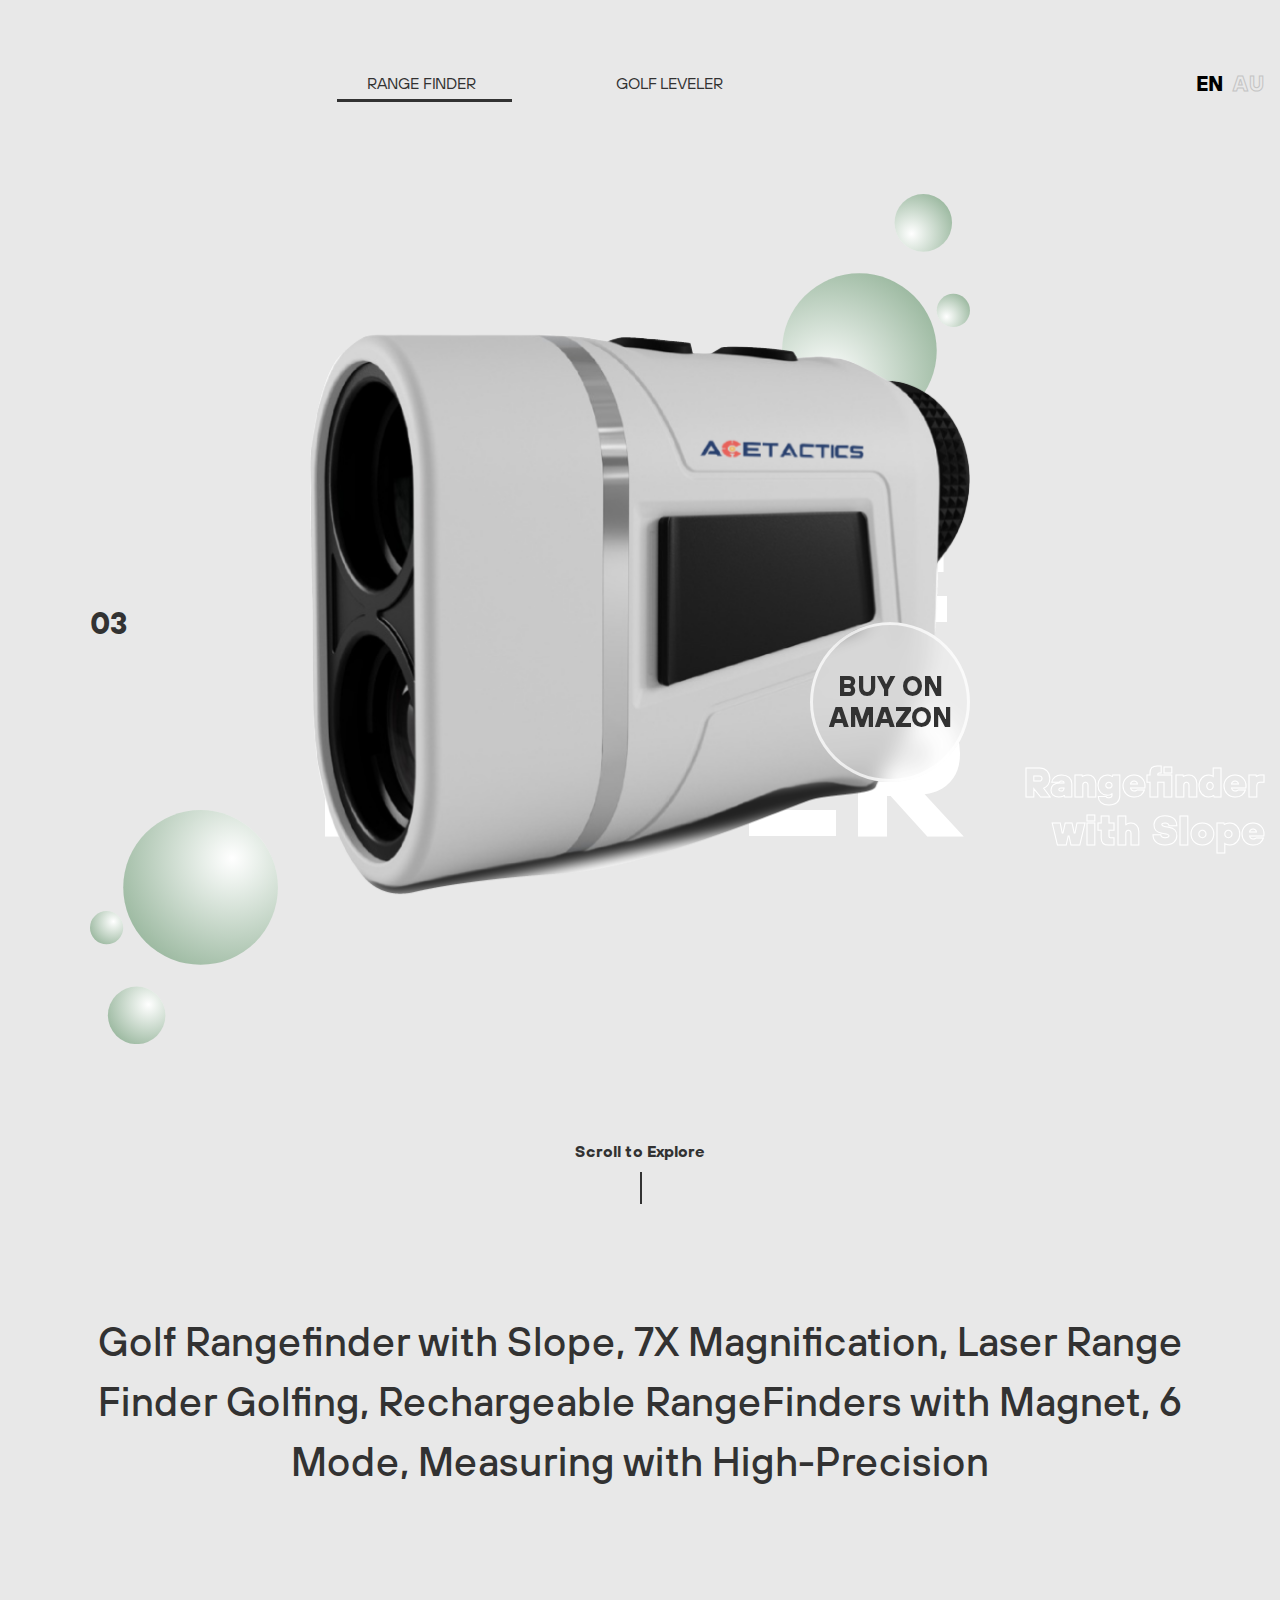
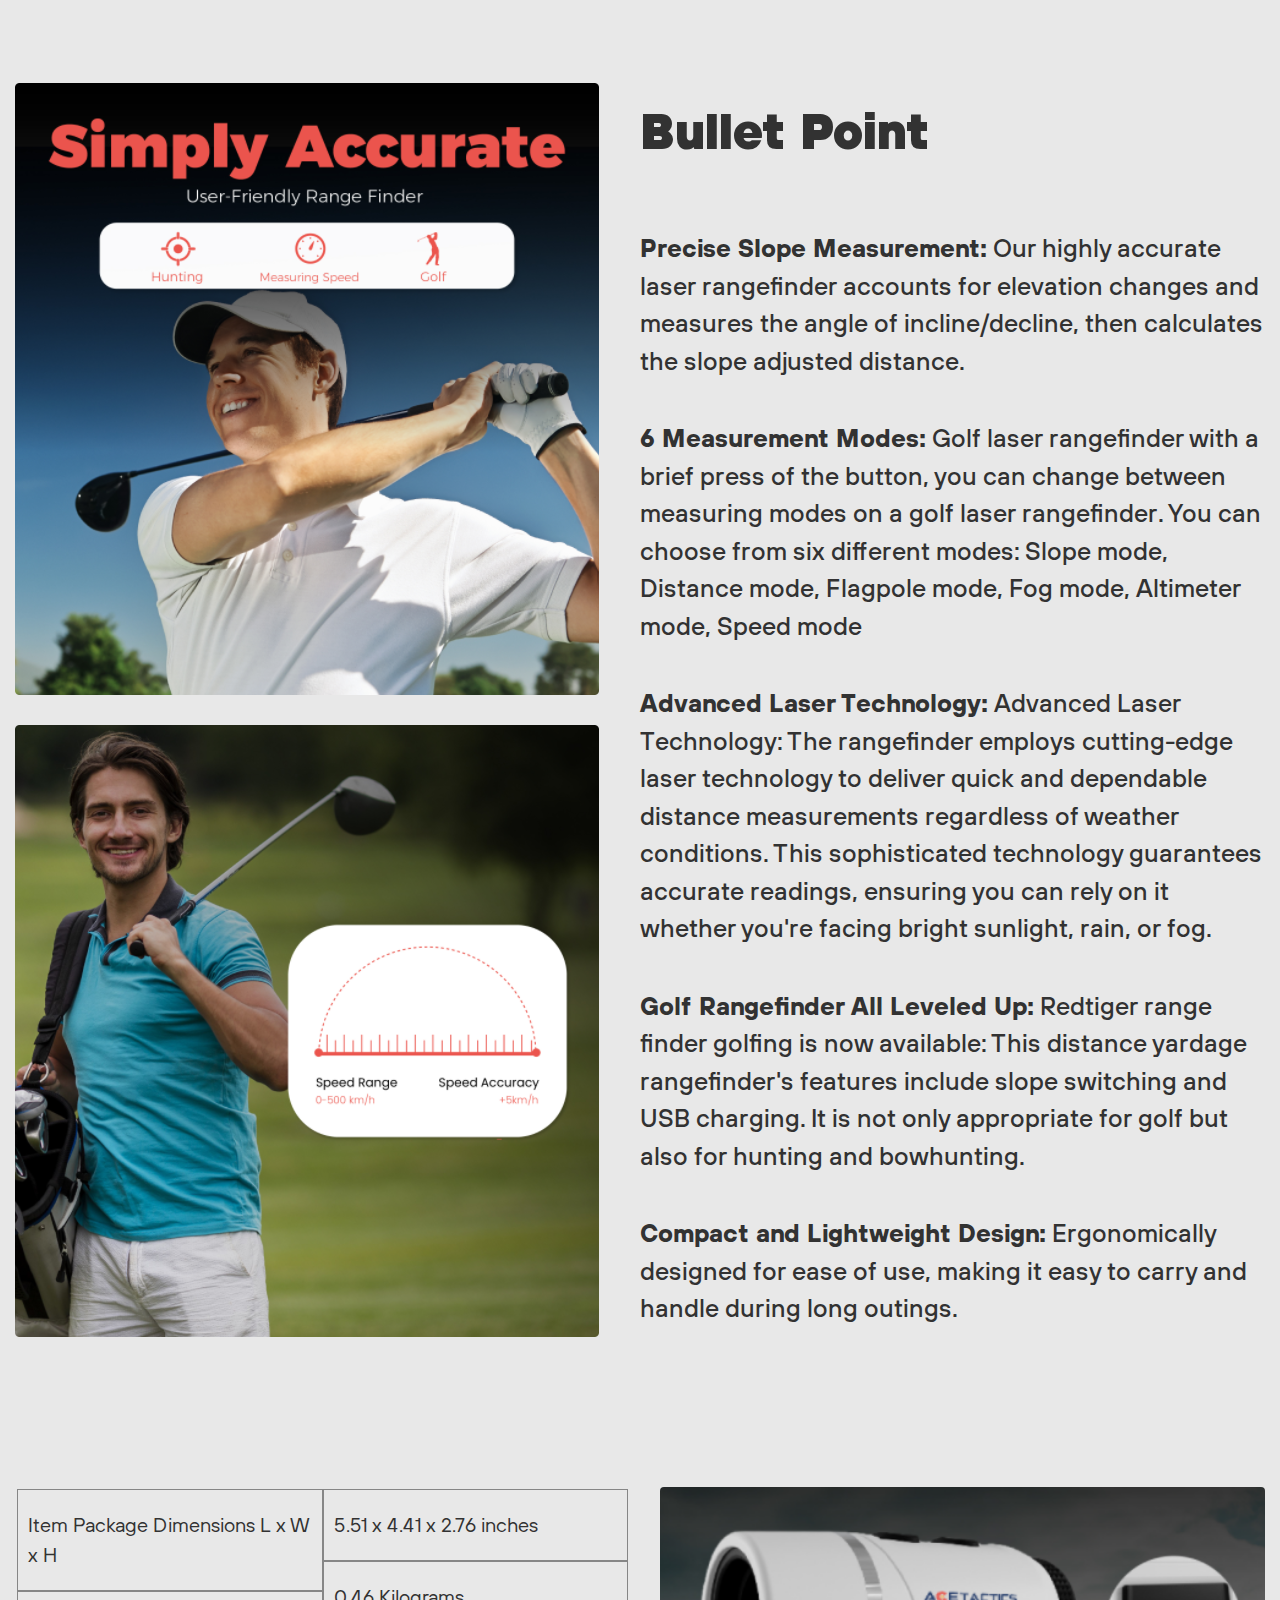
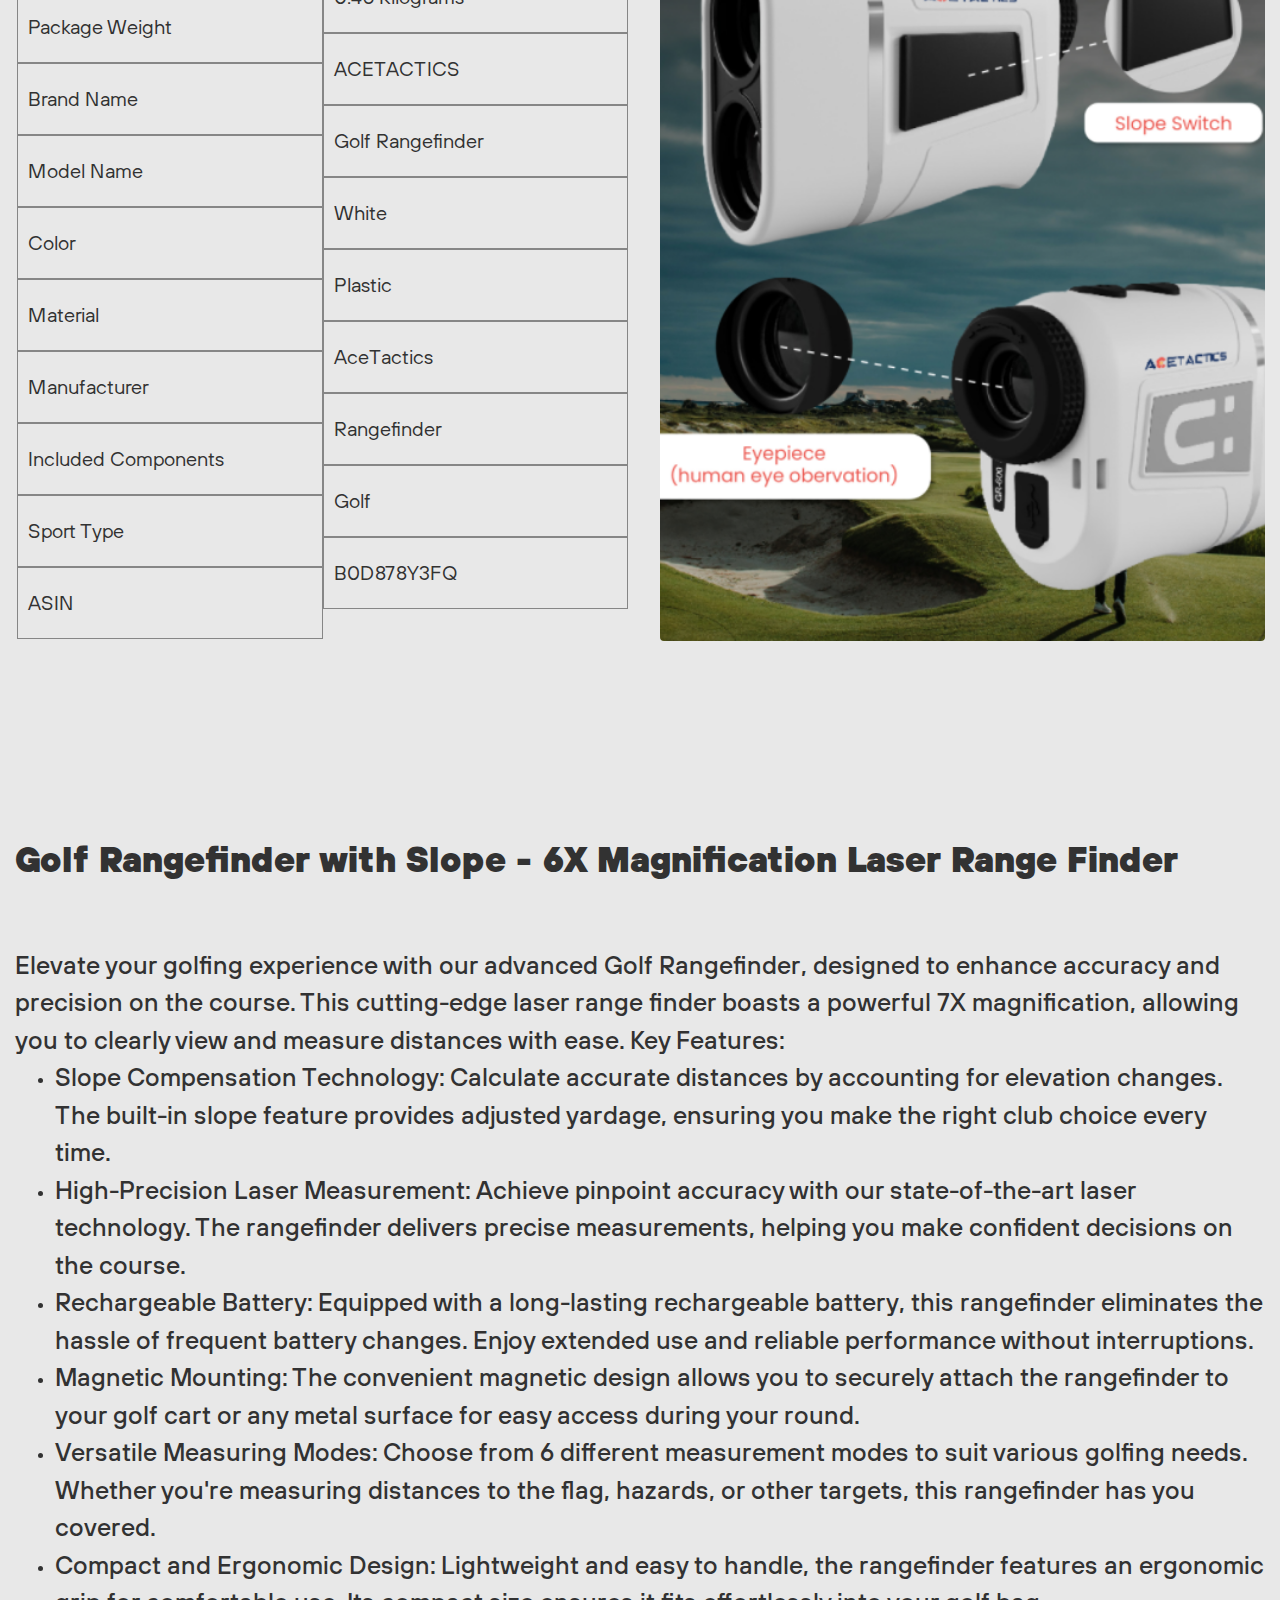
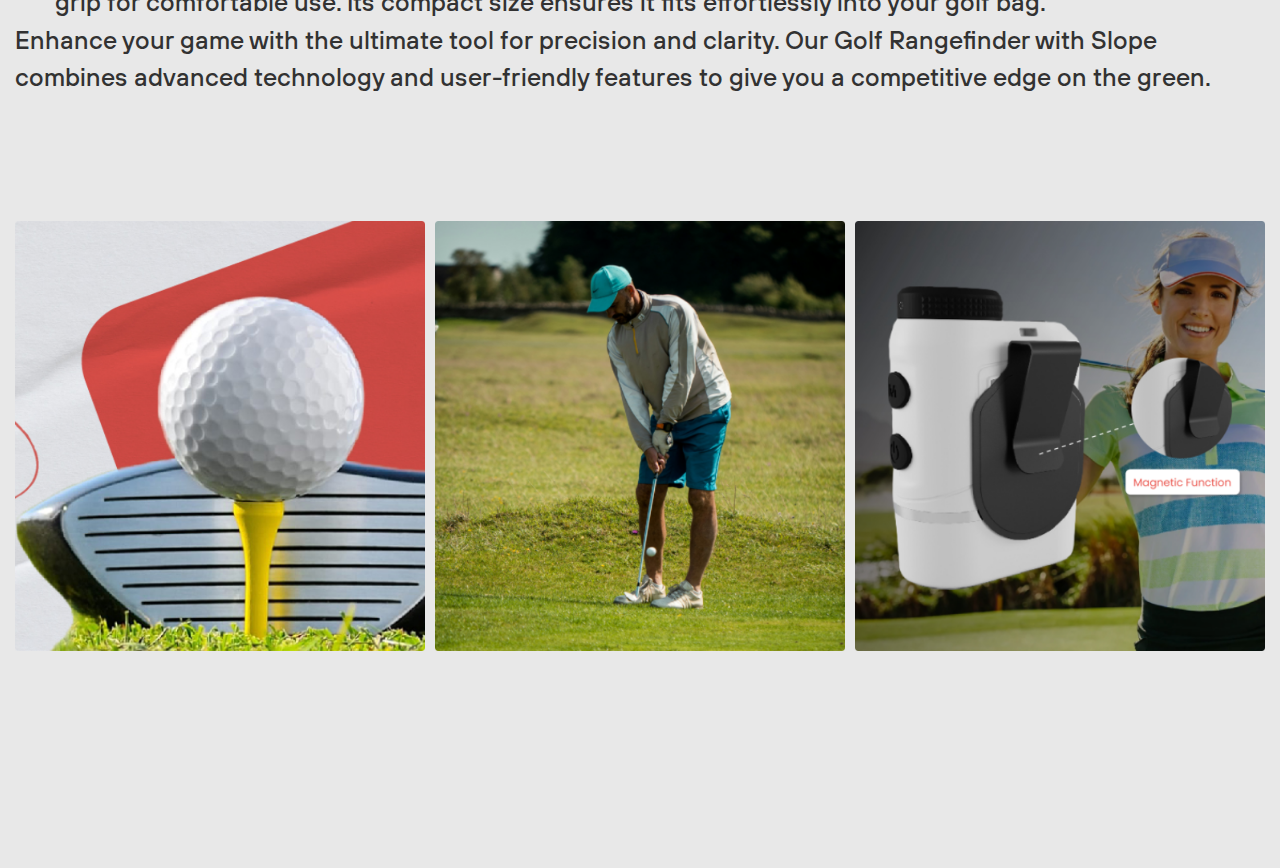
<file: index.html>
<!DOCTYPE html>
<html class="page" lang="en">

<head>
   <meta charset="UTF-8">
   <meta name="viewport" content="width=device-width, initial-scale=1.0">
   <title>Range Finder</title>
   <link rel="stylesheet" href="css/reapet-styles/reapet-styles.css">
   <link rel="stylesheet" href="css/style/index.css">
</head>

<body class="page__body">
   <!-- HEADER -->
   <header class="header">
      <div class="header__container container">
         <nav class="header__nav nav">
            <ul class="nav__list list-reset">
               <li class="nav__item">
                  <a aria-current="page" class="nav__link link link-reset" href="#">
                     Range finder
                  </a>
               </li>
               <li class="nav__item">
                  <a class="nav__link link link-reset" href="golf-leveler.html">
                     golf leveler
                  </a>
               </li>
            </ul>
         </nav>
         <button class="header__burger burger">
            <span class="burger__line"></span>
            <span class="burger__line"></span>
            <span class="burger__line"></span>
         </button>
         <div class="header__language">
            <button class="header__language-button button-reset" type="button">
               EN
            </button>
            <button class="header__language-button button-reset" type="button">
               AU
            </button>
         </div>
      </div>
   </header>
   <!-- /HEADER -->

   <!-- MAIN -->
   <main class="main">
      <div class="main__overlay"></div>
      <!-- HERO -->
      <section class="hero">
         <h1 class="hero__title hero-title">
            <span class="hero-title__text">
               03
            </span>
            RANGE FINDER
         </h1>
         <div class="hero__container container">
            <div class="hero__content">
               <svg class="hero__bubble hero__bubble_top" viewBox="0 0 214.608 267.164" fill="none"
                  xmlns="http://www.w3.org/2000/svg" xmlns:xlink="http://www.w3.org/1999/xlink">
                  <desc>
                     Created with Pixso.
                  </desc>
                  <defs>
                     <radialGradient
                        gradientTransform="translate(162.319 55.1147) rotate(110.973) scale(181.617 181.617)"
                        cx="0.000000" cy="0.000000" r="1.000000" id="paint_radial_3_15_0"
                        gradientUnits="userSpaceOnUse">
                        <stop stop-color="#FFFFFF" />
                        <stop offset="1.000000" stop-color="#DDDDDD" stop-opacity="0.000000" />
                     </radialGradient>
                     <radialGradient
                        gradientTransform="translate(162.319 55.1147) rotate(110.973) scale(181.617 181.617)"
                        cx="0.000000" cy="0.000000" r="1.000000" id="paint_radial_3_15_1"
                        gradientUnits="userSpaceOnUse">
                        <stop stop-color="#FFFFFF" />
                        <stop offset="1.000000" stop-color="#7EA484" />
                     </radialGradient>
                     <radialGradient gradientTransform="translate(26.7223 127.176) rotate(110.973) scale(39.025 39.025)"
                        cx="0.000000" cy="0.000000" r="1.000000" id="paint_radial_3_16_0"
                        gradientUnits="userSpaceOnUse">
                        <stop stop-color="#FFFFFF" />
                        <stop offset="1.000000" stop-color="#DDDDDD" stop-opacity="0.000000" />
                     </radialGradient>
                     <radialGradient gradientTransform="translate(26.7223 127.176) rotate(110.973) scale(39.025 39.025)"
                        cx="0.000000" cy="0.000000" r="1.000000" id="paint_radial_3_16_1"
                        gradientUnits="userSpaceOnUse">
                        <stop stop-color="#FFFFFF" />
                        <stop offset="1.000000" stop-color="#7EA484" />
                     </radialGradient>
                     <radialGradient
                        gradientTransform="translate(66.6889 221.965) rotate(110.973) scale(67.5433 67.5433)"
                        cx="0.000000" cy="0.000000" r="1.000000" id="paint_radial_3_17_0"
                        gradientUnits="userSpaceOnUse">
                        <stop stop-color="#FFFFFF" />
                        <stop offset="1.000000" stop-color="#DDDDDD" stop-opacity="0.000000" />
                     </radialGradient>
                     <radialGradient
                        gradientTransform="translate(66.6889 221.965) rotate(110.973) scale(67.5433 67.5433)"
                        cx="0.000000" cy="0.000000" r="1.000000" id="paint_radial_3_17_1"
                        gradientUnits="userSpaceOnUse">
                        <stop stop-color="#FFFFFF" />
                        <stop offset="1.000000" stop-color="#7EA484" />
                     </radialGradient>
                  </defs>
                  <circle id="Bubble" cx="126.282654" cy="88.324860" r="88.324860" fill="#E6E6E6"
                     fill-opacity="1.000000" />
                  <circle id="Bubble" cx="126.282654" cy="88.324860" r="88.324860" fill="url(#paint_radial_3_15_0)"
                     fill-opacity="1.000000" />
                  <circle id="Bubble" cx="126.282654" cy="88.324860" r="88.324860" fill="url(#paint_radial_3_15_1)"
                     fill-opacity="1.000000" />
                  <circle id="Bubble" cx="18.978882" cy="134.312149" r="18.978895" fill="#E6E6E6"
                     fill-opacity="1.000000" />
                  <circle id="Bubble" cx="18.978882" cy="134.312149" r="18.978895" fill="url(#paint_radial_3_16_0)"
                     fill-opacity="1.000000" />
                  <circle id="Bubble" cx="18.978882" cy="134.312149" r="18.978895" fill="url(#paint_radial_3_16_1)"
                     fill-opacity="1.000000" />
                  <circle id="Bubble" cx="53.286896" cy="234.316345" r="32.848087" fill="#E6E6E6"
                     fill-opacity="1.000000" />
                  <circle id="Bubble" cx="53.286896" cy="234.316345" r="32.848087" fill="url(#paint_radial_3_17_0)"
                     fill-opacity="1.000000" />
                  <circle id="Bubble" cx="53.286896" cy="234.316345" r="32.848087" fill="url(#paint_radial_3_17_1)"
                     fill-opacity="1.000000" />
               </svg>
               <img class="hero__img img" src="img/RangerHeroImg.png" alt="camera">
               <svg class="hero__bubble hero__bubble_bottom" viewBox="0 0 214.608 267.164" fill="none"
                  xmlns="http://www.w3.org/2000/svg" xmlns:xlink="http://www.w3.org/1999/xlink">
                  <desc>
                     Created with Pixso.
                  </desc>
                  <defs>
                     <radialGradient
                        gradientTransform="translate(162.319 55.1147) rotate(110.973) scale(181.617 181.617)"
                        cx="0.000000" cy="0.000000" r="1.000000" id="paint_radial_3_15_0"
                        gradientUnits="userSpaceOnUse">
                        <stop stop-color="#FFFFFF" />
                        <stop offset="1.000000" stop-color="#DDDDDD" stop-opacity="0.000000" />
                     </radialGradient>
                     <radialGradient
                        gradientTransform="translate(162.319 55.1147) rotate(110.973) scale(181.617 181.617)"
                        cx="0.000000" cy="0.000000" r="1.000000" id="paint_radial_3_15_1"
                        gradientUnits="userSpaceOnUse">
                        <stop stop-color="#FFFFFF" />
                        <stop offset="1.000000" stop-color="#7EA484" />
                     </radialGradient>
                     <radialGradient gradientTransform="translate(26.7223 127.176) rotate(110.973) scale(39.025 39.025)"
                        cx="0.000000" cy="0.000000" r="1.000000" id="paint_radial_3_16_0"
                        gradientUnits="userSpaceOnUse">
                        <stop stop-color="#FFFFFF" />
                        <stop offset="1.000000" stop-color="#DDDDDD" stop-opacity="0.000000" />
                     </radialGradient>
                     <radialGradient gradientTransform="translate(26.7223 127.176) rotate(110.973) scale(39.025 39.025)"
                        cx="0.000000" cy="0.000000" r="1.000000" id="paint_radial_3_16_1"
                        gradientUnits="userSpaceOnUse">
                        <stop stop-color="#FFFFFF" />
                        <stop offset="1.000000" stop-color="#7EA484" />
                     </radialGradient>
                     <radialGradient
                        gradientTransform="translate(66.6889 221.965) rotate(110.973) scale(67.5433 67.5433)"
                        cx="0.000000" cy="0.000000" r="1.000000" id="paint_radial_3_17_0"
                        gradientUnits="userSpaceOnUse">
                        <stop stop-color="#FFFFFF" />
                        <stop offset="1.000000" stop-color="#DDDDDD" stop-opacity="0.000000" />
                     </radialGradient>
                     <radialGradient
                        gradientTransform="translate(66.6889 221.965) rotate(110.973) scale(67.5433 67.5433)"
                        cx="0.000000" cy="0.000000" r="1.000000" id="paint_radial_3_17_1"
                        gradientUnits="userSpaceOnUse">
                        <stop stop-color="#FFFFFF" />
                        <stop offset="1.000000" stop-color="#7EA484" />
                     </radialGradient>
                  </defs>
                  <circle id="Bubble" cx="126.282654" cy="88.324860" r="88.324860" fill="#E6E6E6"
                     fill-opacity="1.000000" />
                  <circle id="Bubble" cx="126.282654" cy="88.324860" r="88.324860" fill="url(#paint_radial_3_15_0)"
                     fill-opacity="1.000000" />
                  <circle id="Bubble" cx="126.282654" cy="88.324860" r="88.324860" fill="url(#paint_radial_3_15_1)"
                     fill-opacity="1.000000" />
                  <circle id="Bubble" cx="18.978882" cy="134.312149" r="18.978895" fill="#E6E6E6"
                     fill-opacity="1.000000" />
                  <circle id="Bubble" cx="18.978882" cy="134.312149" r="18.978895" fill="url(#paint_radial_3_16_0)"
                     fill-opacity="1.000000" />
                  <circle id="Bubble" cx="18.978882" cy="134.312149" r="18.978895" fill="url(#paint_radial_3_16_1)"
                     fill-opacity="1.000000" />
                  <circle id="Bubble" cx="53.286896" cy="234.316345" r="32.848087" fill="#E6E6E6"
                     fill-opacity="1.000000" />
                  <circle id="Bubble" cx="53.286896" cy="234.316345" r="32.848087" fill="url(#paint_radial_3_17_0)"
                     fill-opacity="1.000000" />
                  <circle id="Bubble" cx="53.286896" cy="234.316345" r="32.848087" fill="url(#paint_radial_3_17_1)"
                     fill-opacity="1.000000" />
               </svg>
               <div class="hero__circle">
                  <span class="hero__subtitle">
                     BUY ON AMAZON
                  </span>
               </div>
            </div>
            <div class="hero__box">
               <span class="hero__after-title">
                  Rangefinder
                  with Slope
               </span>
            </div>
            <a class="hero__link link-reset" href="#golf">
               Scroll to Explore
            </a>
            <p class="hero__text text">
               Golf Rangefinder with Slope, 7X Magnification, Laser Range Finder Golfing, Rechargeable RangeFinders with
               Magnet, 6 Mode, Measuring with High-Precision
            </p>
         </div>
      </section>
      <!-- /HERO -->

      <!-- BULLET POINT -->
      <section class="bullet-point">
         <div class="bullet-point__container container">
            <div class="bullet-point__wrapper">
               <div class="bullet-point__images">
                  <img class="bullet-point__img img" src="img/RangerBulletPointImg1.png" alt="girl">
                  <img class="bullet-point__img img" src="img/RangerBulletPointImg2.png" alt="man">
               </div>
               <div class="bullet-point__content">
                  <h2 class="bullet-point__title title">
                     Bullet Point
                  </h2>
                  <p class="Bullet Point__text text">
                     <strong class="Bullet Point__strong strong">
                        Precise Slope Measurement:
                     </strong>
                     Our highly accurate laser rangefinder accounts for elevation changes and measures the angle of
                     incline/decline, then calculates the slope adjusted distance.
                  </p>
                  <p class="Bullet Point__text text">
                     <strong class="Bullet Point__strong strong">
                        6 Measurement Modes:
                     </strong>
                     Golf laser rangefinder with a brief press of the button, you can change between measuring modes on
                     a
                     golf laser rangefinder. You can choose from six different modes: Slope mode, Distance mode,
                     Flagpole
                     mode, Fog mode, Altimeter mode, Speed mode
                  </p>
                  <p class="Bullet Point__text text">
                     <strong class="Bullet Point__strong strong">
                        Advanced Laser Technology:
                     </strong>
                     Advanced Laser Technology: The rangefinder employs cutting-edge laser technology to deliver quick
                     and
                     dependable distance measurements regardless of weather conditions. This sophisticated technology
                     guarantees accurate readings, ensuring you can rely on it whether you're facing bright sunlight,
                     rain,
                     or fog.
                  </p>
                  <p class="Bullet Point__text text">
                     <strong class="Bullet Point__strong strong">
                        Golf Rangefinder All Leveled Up:
                     </strong>
                     Redtiger range finder golfing is now available: This distance yardage rangefinder's features
                     include
                     slope switching and USB charging. It is not only appropriate for golf but also for hunting and
                     bowhunting.
                  </p>
                  <p class="Bullet Point__text text">
                     <strong class="Bullet Point__strong strong">
                        Compact and Lightweight Design:
                     </strong>
                     Ergonomically designed for ease of use, making it easy to carry and handle during long outings.
                  </p>
               </div>
            </div>
            <div class="bullet-point__box">
               <table class="bullet-point__table">
                  <tbody class="bullet-point__tbody">
                     <tr class="bullet-point__rows">
                        <td class="bullet-point__data">
                           Item Package Dimensions L x W x H
                        </td>
                        <td class="bullet-point__data">
                           Package Weight
                        </td>
                        <td class="bullet-point__data">
                           Brand Name
                        </td>
                        <td class="bullet-point__data">
                           Model Name
                        </td>
                        <td class="bullet-point__data">
                           Color
                        </td>
                        <td class="bullet-point__data">
                           Material
                        </td>
                        <td class="bullet-point__data">
                           Manufacturer
                        </td>
                        <td class="bullet-point__data">
                           Included Components
                        </td>
                        <td class="bullet-point__data">
                           Sport Type
                        </td>
                        <td class="bullet-point__data">
                           ASIN
                        </td>
                     </tr>
                     <tr class="bullet-point__rows">
                        <td class="bullet-point__data">
                           5.51 x 4.41 x 2.76 inches
                        </td>
                        <td class="bullet-point__data">
                           0.46 Kilograms
                        </td>
                        <td class="bullet-point__data">
                           ACETACTICS
                        </td>
                        <td class="bullet-point__data">
                           Golf Rangefinder
                        </td>
                        <td class="bullet-point__data">
                           White
                        </td>
                        <td class="bullet-point__data">
                           Plastic
                        </td>
                        <td class="bullet-point__data">
                           AceTactics
                        </td>
                        <td class="bullet-point__data">
                           Rangefinder
                        </td>
                        <td class="bullet-point__data">
                           Golf
                        </td>
                        <td class="bullet-point__data">
                           B0D878Y3FQ
                        </td>
                     </tr>
                  </tbody>
               </table>
               <img class="bullet-point__img img" src="img/RangerBulletPointImg3.png" alt="camera">
            </div>
         </div>
      </section>
      <!-- /BULLET POINT -->

      <!-- GOLF -->
      <section id="golf" class="golf">
         <div class="golf__container container">
            <h2 class="golf__title title">
               Golf Rangefinder with Slope - 6X Magnification Laser Range Finder
            </h2>
            <div class="golf__content">
               <p class="golf__text text">
                  Elevate your golfing experience with our advanced Golf Rangefinder, designed to enhance accuracy and
                  precision on the course. This cutting-edge laser range finder boasts a powerful 7X magnification,
                  allowing you to clearly view and measure distances with ease.
                  Key Features:
               </p>
               <ul class="golf__list">
                  <li class="golf__item">
                     <p class="golf__text text">
                        Slope Compensation Technology: Calculate accurate distances by accounting for elevation changes.
                        The
                        built-in slope feature provides adjusted yardage, ensuring you make the right club choice every
                        time.
                     </p>
                  </li>
                  <li class="golf__item">
                     <p class="golf__text text">
                        High-Precision Laser Measurement: Achieve pinpoint accuracy with our state-of-the-art laser
                        technology.
                        The rangefinder delivers precise measurements, helping you make confident decisions on the
                        course.
                     </p>
                  </li>
                  <li class="golf__item">
                     <p class="golf__text text">
                        Rechargeable Battery: Equipped with a long-lasting rechargeable battery, this rangefinder
                        eliminates the
                        hassle of frequent battery changes. Enjoy extended use and reliable performance without
                        interruptions.
                     </p>
                  </li>
                  <li class="golf__item">
                     <p class="golf__text text">
                        Magnetic Mounting: The convenient magnetic design allows you to securely attach the rangefinder
                        to
                        your
                        golf cart or any metal surface for easy access during your round.
                     </p>
                  </li>
                  <li class="golf__item">
                     <p class="golf__text text">
                        Versatile Measuring Modes: Choose from 6 different measurement modes to suit various golfing
                        needs.
                        Whether you're measuring distances to the flag, hazards, or other targets, this rangefinder has
                        you
                        covered.
                     </p>
                  </li>
                  <li class="golf__item">
                     <p class="golf__text text">
                        Compact and Ergonomic Design: Lightweight and easy to handle, the rangefinder features an
                        ergonomic
                        grip
                        for comfortable use. Its compact size ensures it fits effortlessly into your golf bag.
                     </p>
                  </li>
               </ul>
               <p class="golf__text text">
                  Enhance your game with the ultimate tool for precision and clarity. Our Golf Rangefinder with Slope
                  combines advanced technology and user-friendly features to give you a competitive edge on the green.
               </p>
            </div>
            <div class="golf__images">
               <img class="golf__img img" src="img/GolfSlopeImg1.png" alt="ball">
               <img class="golf__img img" src="img/GolfSlopeImg2.png" alt="man is play golg">
               <img class="golf__img img" src="img/GolfSlopeImg3.png" alt="woman and camera">
            </div>
         </div>
      </section>
      <!-- /GOLF -->
   </main>
   <!-- /MAIN -->

   <script src="js/main.js"></script>
</body>

</html>
</file>
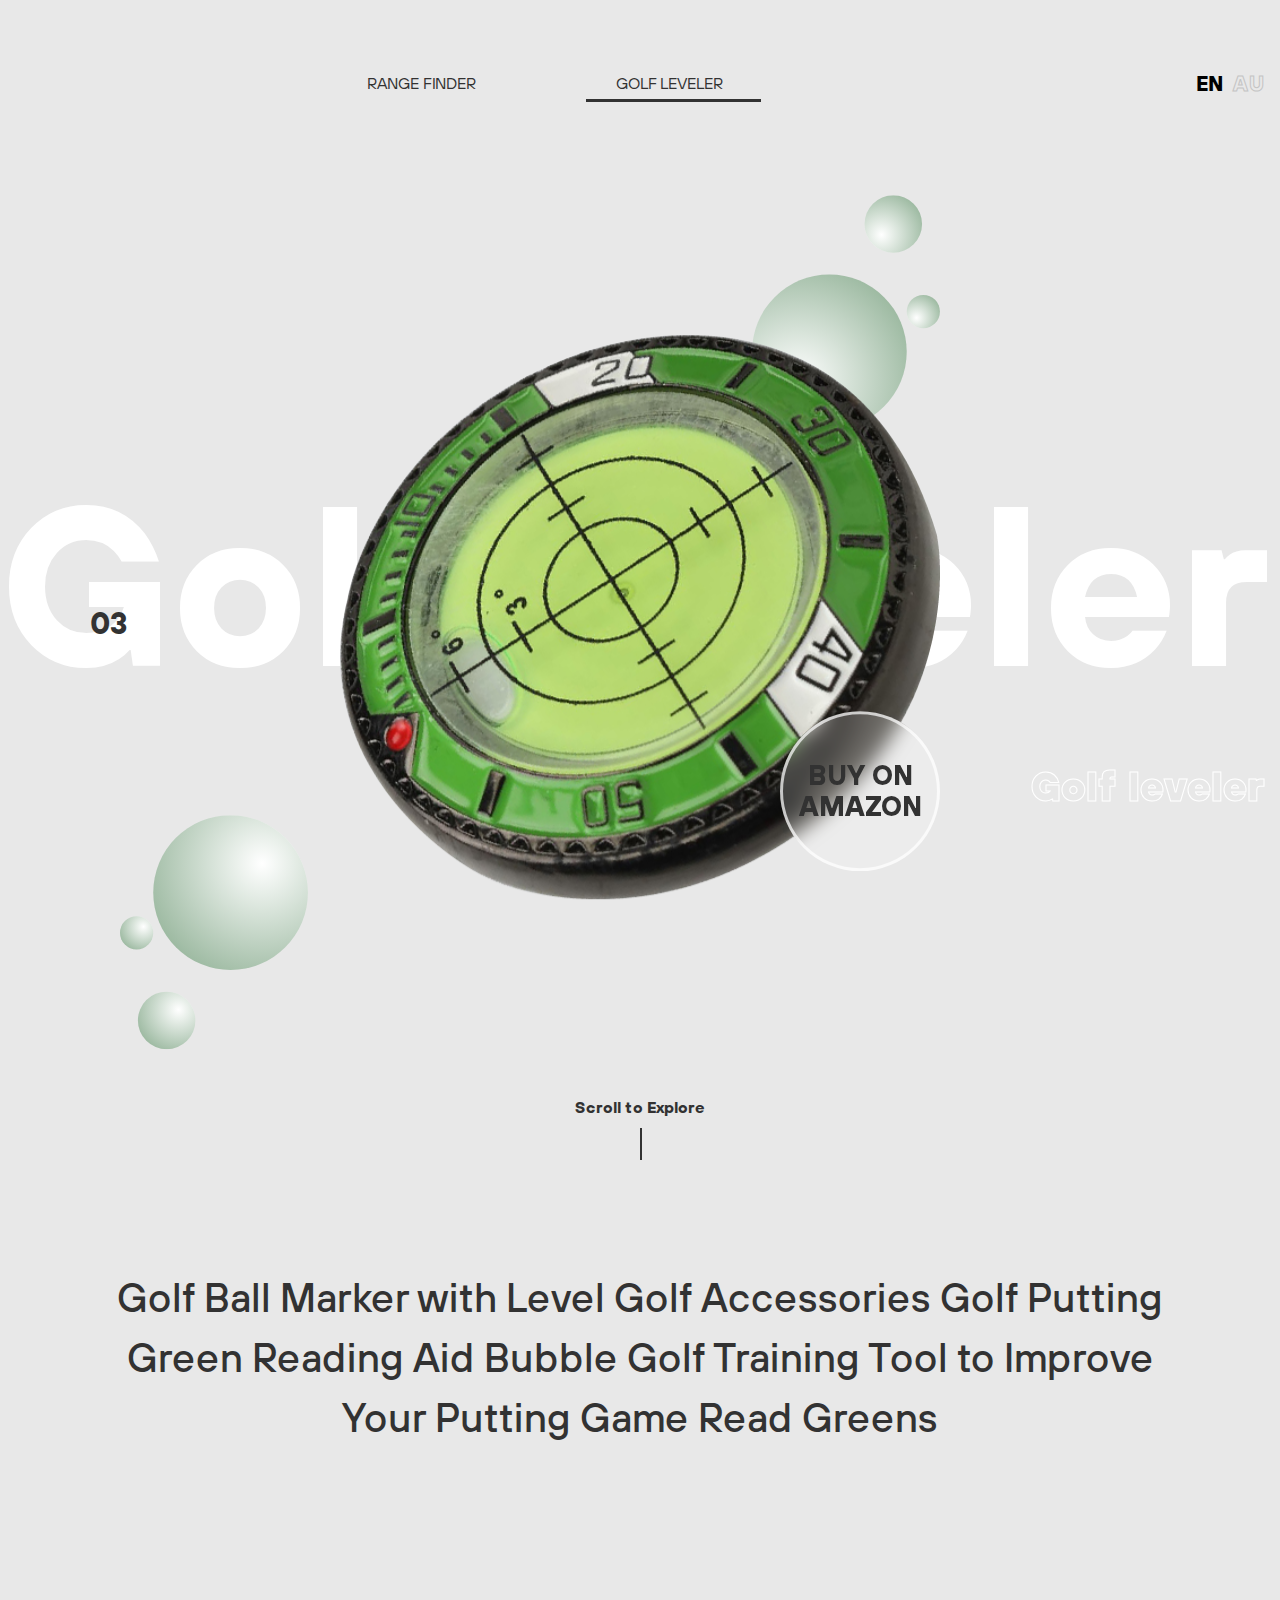
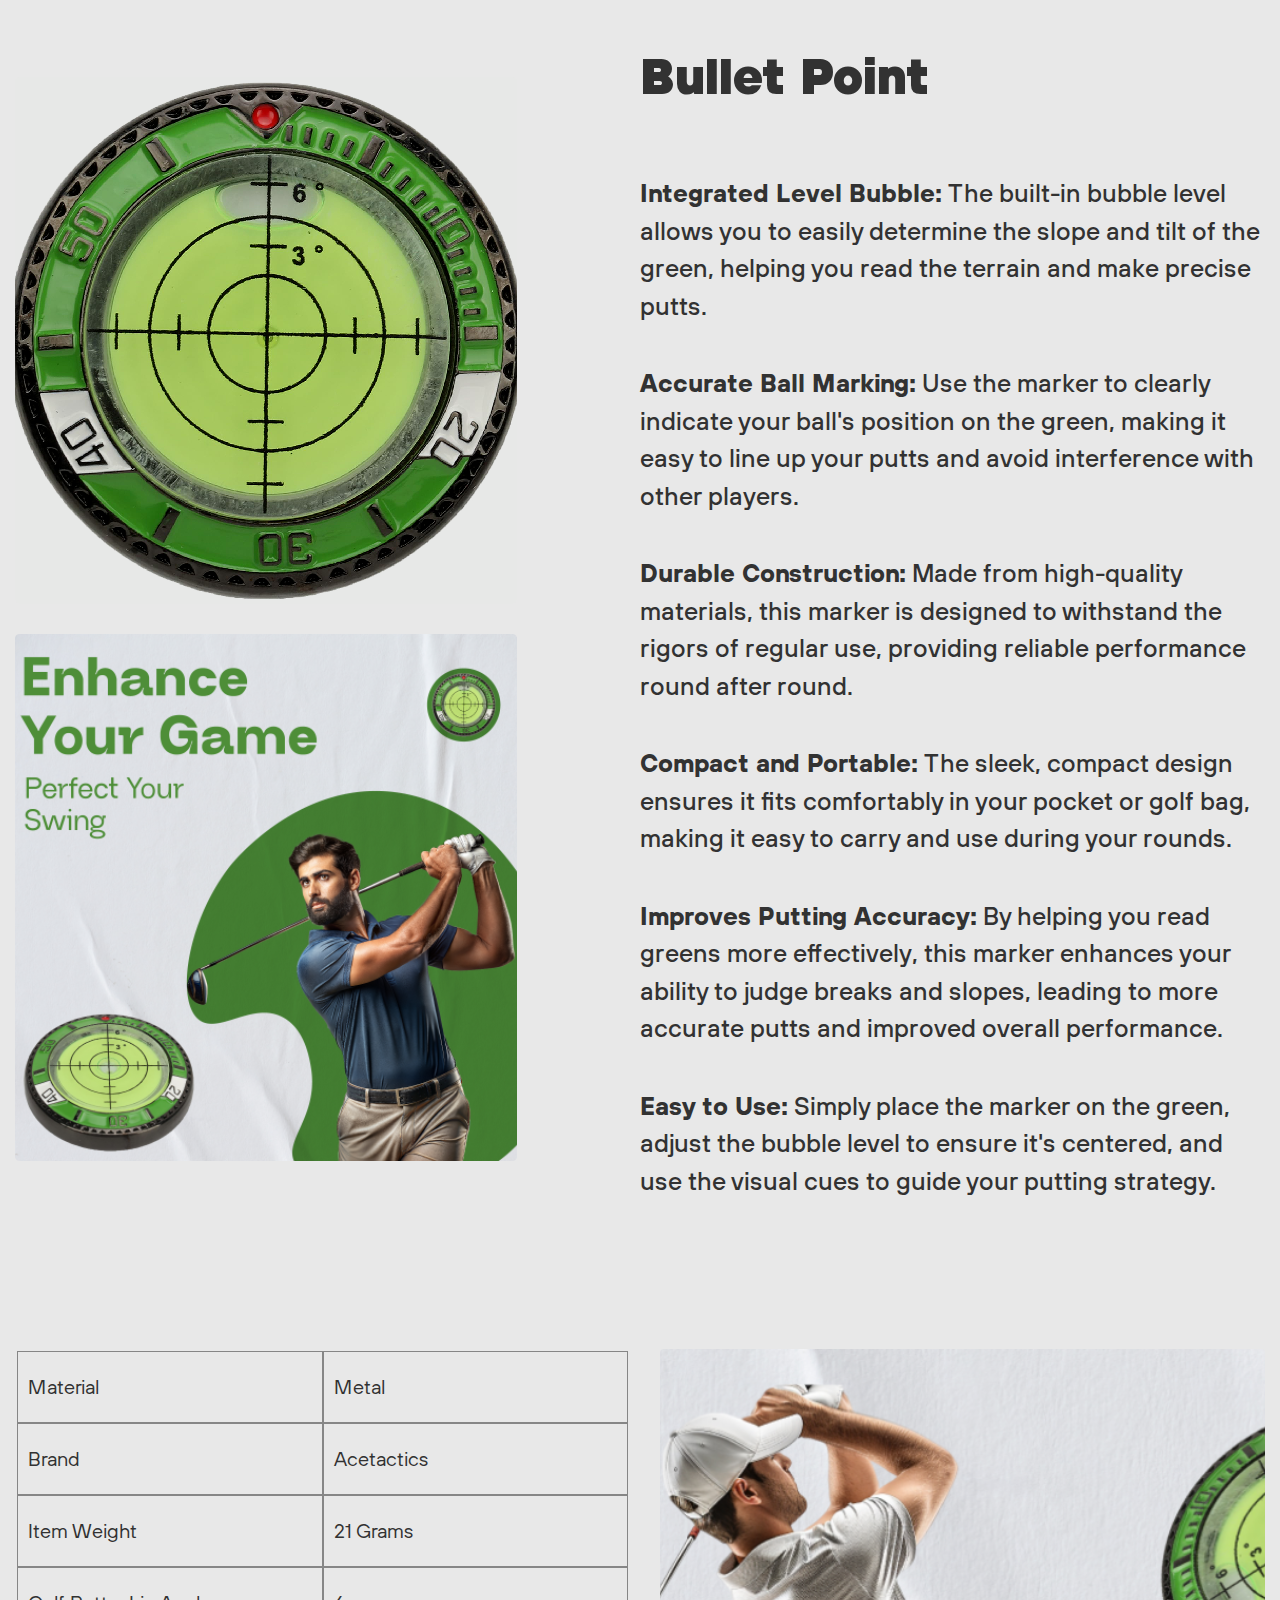
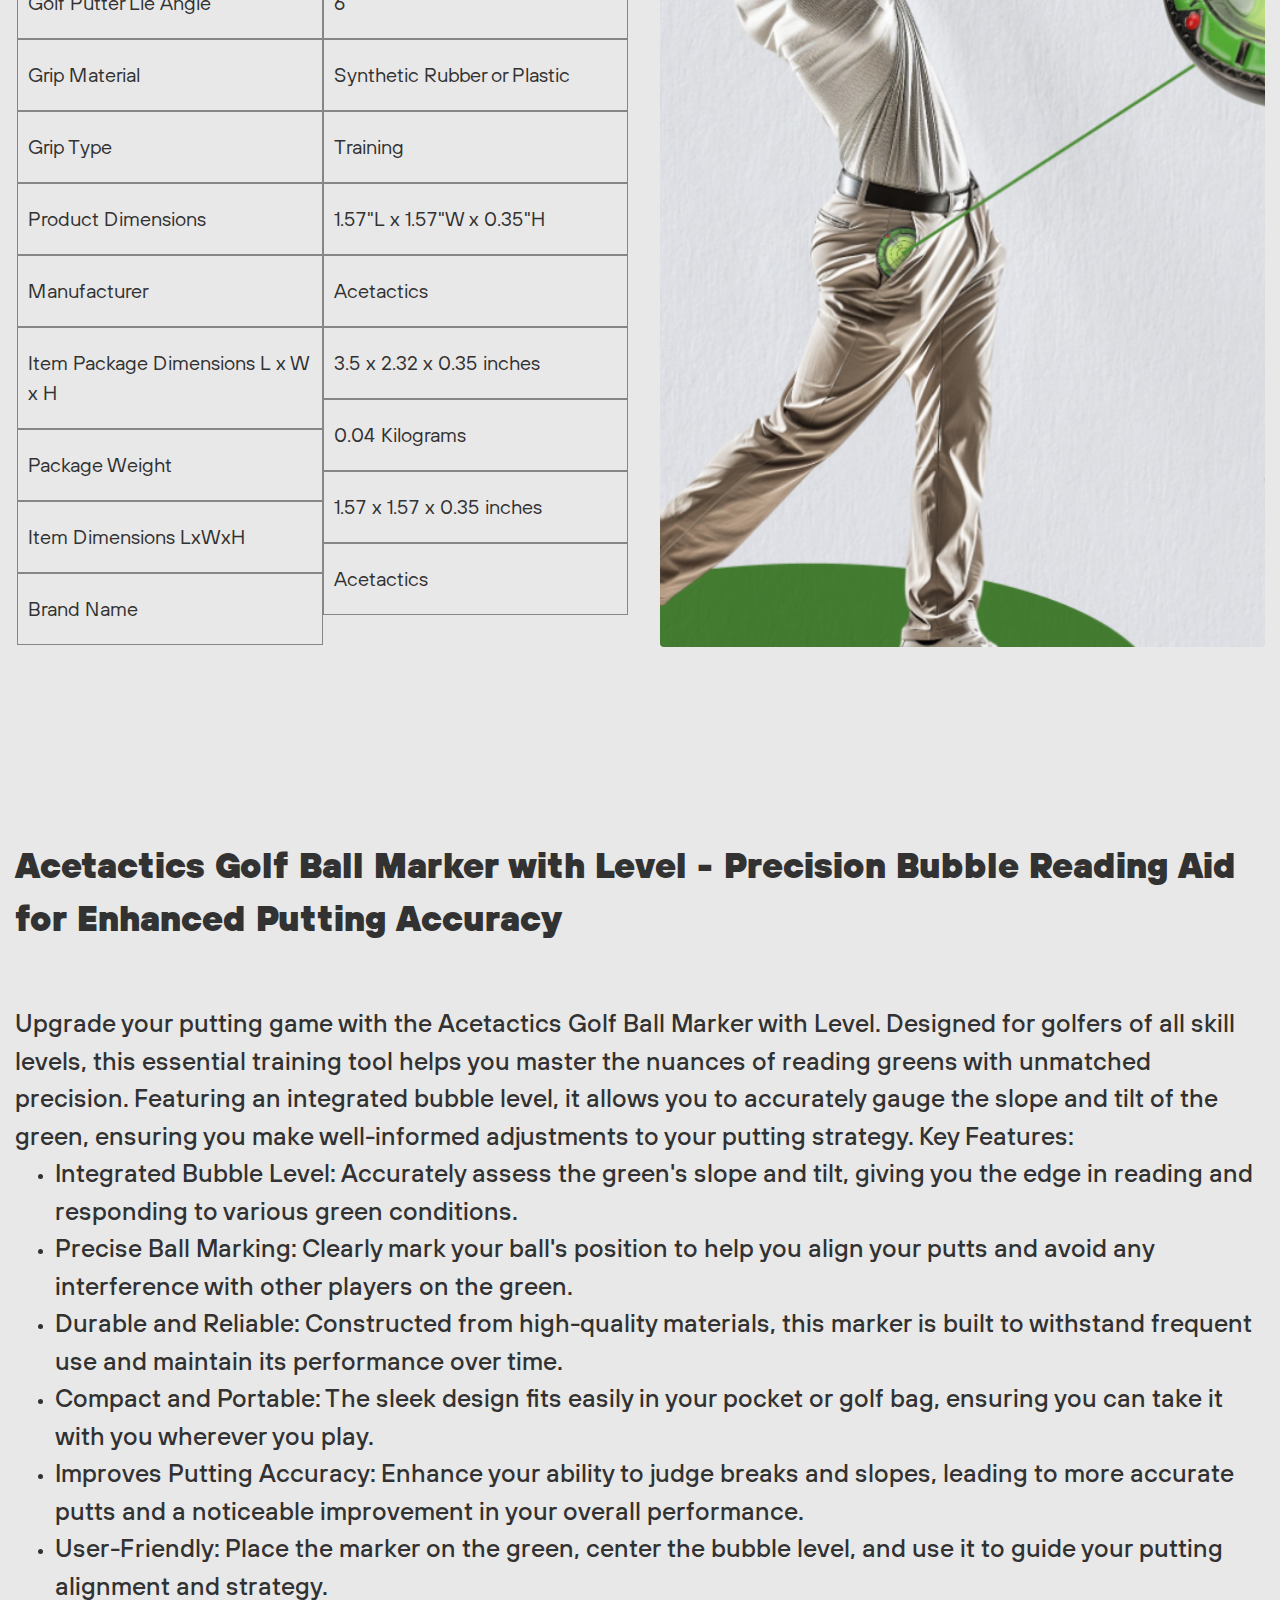
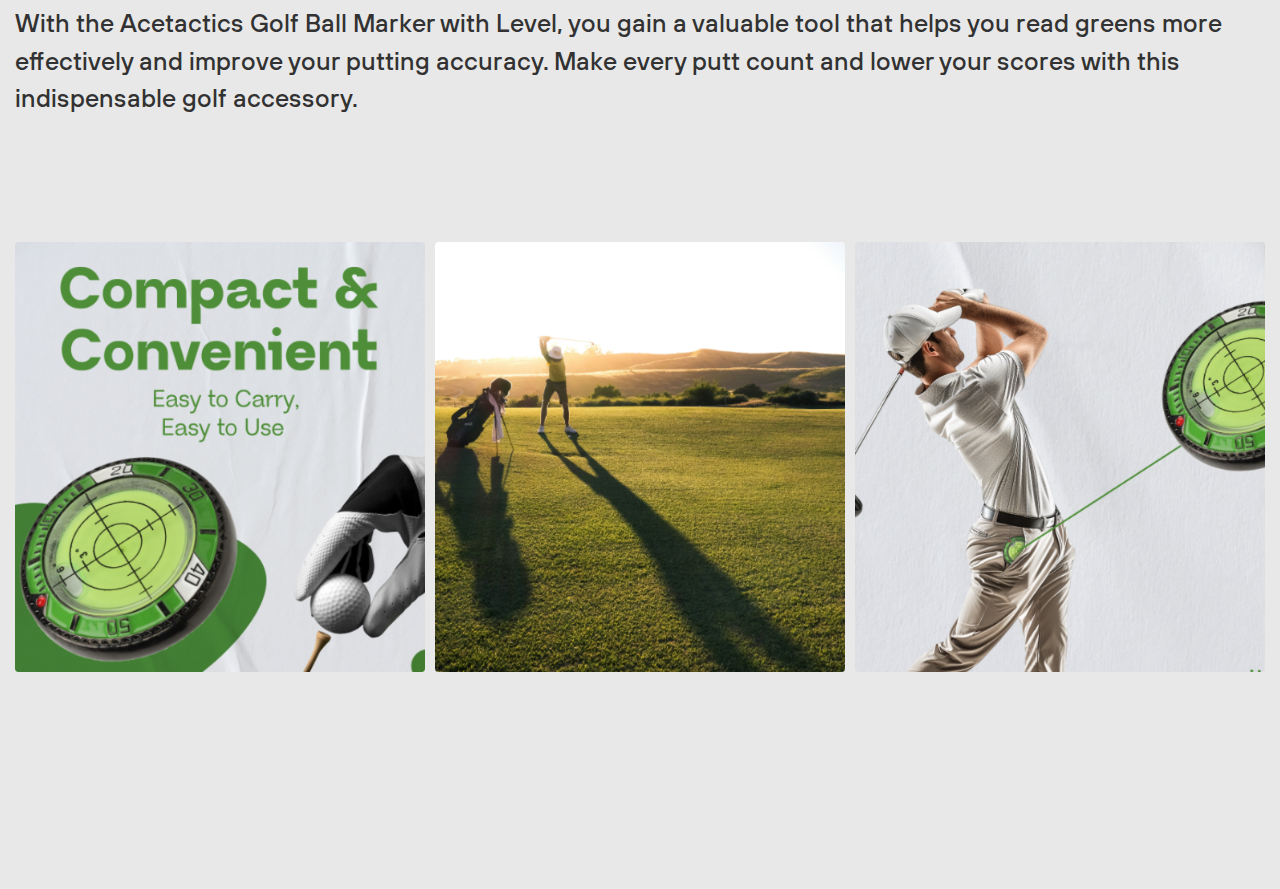
<file: golf-leveler.html>
<!DOCTYPE html>
<html class="page" lang="en">

<head>
    <meta charset="UTF-8">
    <meta name="viewport" content="width=device-width, initial-scale=1.0">
    <title>Range Finder</title>
    <link rel="stylesheet" href="css/reapet-styles/reapet-styles.css">
    <link rel="stylesheet" href="css/style/golf-leveler.css">
</head>

<body class="page__body">
    <!-- HEADER -->
    <header class="header">
        <div class="header__container container">
            <nav class="header__nav nav">
                <ul class="nav__list list-reset">
                    <li class="nav__item">
                        <a class="nav__link link link-reset" href="index.html">
                            Range finder
                        </a>
                    </li>
                    <li class="nav__item">
                        <a aria-current="page" class="nav__link link link-reset" href="golf-leveler.html">
                            golf leveler
                        </a>
                    </li>
                </ul>
            </nav>
            <button class="header__burger burger">
                <span class="burger__line"></span>
                <span class="burger__line"></span>
                <span class="burger__line"></span>
            </button>
            <div class="header__language">
                <button class="header__language-button button-reset" type="button">
                    EN
                </button>
                <button class="header__language-button button-reset" type="button">
                    AU
                </button>
            </div>
        </div>
    </header>
    <!-- /HEADER -->

    <!-- MAIN -->
    <main class="main">
        <div class="main__overlay"></div>
        <!-- HERO -->
        <section class="hero">
            <h1 class="hero__title hero-title">
                <span class="hero-title__text">
                    03
                </span>
                Golf leveler
            </h1>
            <div class="hero__container container">
                <div class="hero__content">
                    <svg class="hero__bubble hero__bubble_top" viewBox="0 0 214.608 267.164" fill="none"
                        xmlns="http://www.w3.org/2000/svg" xmlns:xlink="http://www.w3.org/1999/xlink">
                        <desc>
                            Created with Pixso.
                        </desc>
                        <defs>
                            <radialGradient
                                gradientTransform="translate(162.319 55.1147) rotate(110.973) scale(181.617 181.617)"
                                cx="0.000000" cy="0.000000" r="1.000000" id="paint_radial_3_15_0"
                                gradientUnits="userSpaceOnUse">
                                <stop stop-color="#FFFFFF" />
                                <stop offset="1.000000" stop-color="#DDDDDD" stop-opacity="0.000000" />
                            </radialGradient>
                            <radialGradient
                                gradientTransform="translate(162.319 55.1147) rotate(110.973) scale(181.617 181.617)"
                                cx="0.000000" cy="0.000000" r="1.000000" id="paint_radial_3_15_1"
                                gradientUnits="userSpaceOnUse">
                                <stop stop-color="#FFFFFF" />
                                <stop offset="1.000000" stop-color="#7EA484" />
                            </radialGradient>
                            <radialGradient
                                gradientTransform="translate(26.7223 127.176) rotate(110.973) scale(39.025 39.025)"
                                cx="0.000000" cy="0.000000" r="1.000000" id="paint_radial_3_16_0"
                                gradientUnits="userSpaceOnUse">
                                <stop stop-color="#FFFFFF" />
                                <stop offset="1.000000" stop-color="#DDDDDD" stop-opacity="0.000000" />
                            </radialGradient>
                            <radialGradient
                                gradientTransform="translate(26.7223 127.176) rotate(110.973) scale(39.025 39.025)"
                                cx="0.000000" cy="0.000000" r="1.000000" id="paint_radial_3_16_1"
                                gradientUnits="userSpaceOnUse">
                                <stop stop-color="#FFFFFF" />
                                <stop offset="1.000000" stop-color="#7EA484" />
                            </radialGradient>
                            <radialGradient
                                gradientTransform="translate(66.6889 221.965) rotate(110.973) scale(67.5433 67.5433)"
                                cx="0.000000" cy="0.000000" r="1.000000" id="paint_radial_3_17_0"
                                gradientUnits="userSpaceOnUse">
                                <stop stop-color="#FFFFFF" />
                                <stop offset="1.000000" stop-color="#DDDDDD" stop-opacity="0.000000" />
                            </radialGradient>
                            <radialGradient
                                gradientTransform="translate(66.6889 221.965) rotate(110.973) scale(67.5433 67.5433)"
                                cx="0.000000" cy="0.000000" r="1.000000" id="paint_radial_3_17_1"
                                gradientUnits="userSpaceOnUse">
                                <stop stop-color="#FFFFFF" />
                                <stop offset="1.000000" stop-color="#7EA484" />
                            </radialGradient>
                        </defs>
                        <circle id="Bubble" cx="126.282654" cy="88.324860" r="88.324860" fill="#E6E6E6"
                            fill-opacity="1.000000" />
                        <circle id="Bubble" cx="126.282654" cy="88.324860" r="88.324860"
                            fill="url(#paint_radial_3_15_0)" fill-opacity="1.000000" />
                        <circle id="Bubble" cx="126.282654" cy="88.324860" r="88.324860"
                            fill="url(#paint_radial_3_15_1)" fill-opacity="1.000000" />
                        <circle id="Bubble" cx="18.978882" cy="134.312149" r="18.978895" fill="#E6E6E6"
                            fill-opacity="1.000000" />
                        <circle id="Bubble" cx="18.978882" cy="134.312149" r="18.978895"
                            fill="url(#paint_radial_3_16_0)" fill-opacity="1.000000" />
                        <circle id="Bubble" cx="18.978882" cy="134.312149" r="18.978895"
                            fill="url(#paint_radial_3_16_1)" fill-opacity="1.000000" />
                        <circle id="Bubble" cx="53.286896" cy="234.316345" r="32.848087" fill="#E6E6E6"
                            fill-opacity="1.000000" />
                        <circle id="Bubble" cx="53.286896" cy="234.316345" r="32.848087"
                            fill="url(#paint_radial_3_17_0)" fill-opacity="1.000000" />
                        <circle id="Bubble" cx="53.286896" cy="234.316345" r="32.848087"
                            fill="url(#paint_radial_3_17_1)" fill-opacity="1.000000" />
                    </svg>
                    <img class="hero__img img" src="img/AireJordanNike.png" alt="camera">
                    <svg class="hero__bubble hero__bubble_bottom" viewBox="0 0 214.608 267.164" fill="none"
                        xmlns="http://www.w3.org/2000/svg" xmlns:xlink="http://www.w3.org/1999/xlink">
                        <desc>
                            Created with Pixso.
                        </desc>
                        <defs>
                            <radialGradient
                                gradientTransform="translate(162.319 55.1147) rotate(110.973) scale(181.617 181.617)"
                                cx="0.000000" cy="0.000000" r="1.000000" id="paint_radial_3_15_0"
                                gradientUnits="userSpaceOnUse">
                                <stop stop-color="#FFFFFF" />
                                <stop offset="1.000000" stop-color="#DDDDDD" stop-opacity="0.000000" />
                            </radialGradient>
                            <radialGradient
                                gradientTransform="translate(162.319 55.1147) rotate(110.973) scale(181.617 181.617)"
                                cx="0.000000" cy="0.000000" r="1.000000" id="paint_radial_3_15_1"
                                gradientUnits="userSpaceOnUse">
                                <stop stop-color="#FFFFFF" />
                                <stop offset="1.000000" stop-color="#7EA484" />
                            </radialGradient>
                            <radialGradient
                                gradientTransform="translate(26.7223 127.176) rotate(110.973) scale(39.025 39.025)"
                                cx="0.000000" cy="0.000000" r="1.000000" id="paint_radial_3_16_0"
                                gradientUnits="userSpaceOnUse">
                                <stop stop-color="#FFFFFF" />
                                <stop offset="1.000000" stop-color="#DDDDDD" stop-opacity="0.000000" />
                            </radialGradient>
                            <radialGradient
                                gradientTransform="translate(26.7223 127.176) rotate(110.973) scale(39.025 39.025)"
                                cx="0.000000" cy="0.000000" r="1.000000" id="paint_radial_3_16_1"
                                gradientUnits="userSpaceOnUse">
                                <stop stop-color="#FFFFFF" />
                                <stop offset="1.000000" stop-color="#7EA484" />
                            </radialGradient>
                            <radialGradient
                                gradientTransform="translate(66.6889 221.965) rotate(110.973) scale(67.5433 67.5433)"
                                cx="0.000000" cy="0.000000" r="1.000000" id="paint_radial_3_17_0"
                                gradientUnits="userSpaceOnUse">
                                <stop stop-color="#FFFFFF" />
                                <stop offset="1.000000" stop-color="#DDDDDD" stop-opacity="0.000000" />
                            </radialGradient>
                            <radialGradient
                                gradientTransform="translate(66.6889 221.965) rotate(110.973) scale(67.5433 67.5433)"
                                cx="0.000000" cy="0.000000" r="1.000000" id="paint_radial_3_17_1"
                                gradientUnits="userSpaceOnUse">
                                <stop stop-color="#FFFFFF" />
                                <stop offset="1.000000" stop-color="#7EA484" />
                            </radialGradient>
                        </defs>
                        <circle id="Bubble" cx="126.282654" cy="88.324860" r="88.324860" fill="#E6E6E6"
                            fill-opacity="1.000000" />
                        <circle id="Bubble" cx="126.282654" cy="88.324860" r="88.324860"
                            fill="url(#paint_radial_3_15_0)" fill-opacity="1.000000" />
                        <circle id="Bubble" cx="126.282654" cy="88.324860" r="88.324860"
                            fill="url(#paint_radial_3_15_1)" fill-opacity="1.000000" />
                        <circle id="Bubble" cx="18.978882" cy="134.312149" r="18.978895" fill="#E6E6E6"
                            fill-opacity="1.000000" />
                        <circle id="Bubble" cx="18.978882" cy="134.312149" r="18.978895"
                            fill="url(#paint_radial_3_16_0)" fill-opacity="1.000000" />
                        <circle id="Bubble" cx="18.978882" cy="134.312149" r="18.978895"
                            fill="url(#paint_radial_3_16_1)" fill-opacity="1.000000" />
                        <circle id="Bubble" cx="53.286896" cy="234.316345" r="32.848087" fill="#E6E6E6"
                            fill-opacity="1.000000" />
                        <circle id="Bubble" cx="53.286896" cy="234.316345" r="32.848087"
                            fill="url(#paint_radial_3_17_0)" fill-opacity="1.000000" />
                        <circle id="Bubble" cx="53.286896" cy="234.316345" r="32.848087"
                            fill="url(#paint_radial_3_17_1)" fill-opacity="1.000000" />
                    </svg>
                    <div class="hero__circle">
                        <span class="hero__subtitle">
                            BUY ON AMAZON
                        </span>
                    </div>
                </div>
                <div class="hero__box">
                    <span class="hero__after-title">
                        Golf leveler
                    </span>
                </div>
                <a class="hero__link link-reset" href="#acetactics-golf">
                    Scroll to Explore
                </a>
                <p class="hero__text text">
                    Golf Ball Marker with Level Golf Accessories Golf Putting Green Reading Aid Bubble Golf Training
                    Tool to Improve Your Putting Game Read Greens
                </p>
            </div>
        </section>
        <!-- /HERO -->

        <!-- BULLET POINT -->
        <section id="bullet-point" class="bullet-point">
            <div class="bullet-point__container container">
                <div class="bullet-point__wrapper">
                    <div class="bullet-point__images">
                        <img class="bullet-point__img img" src="img/GolfLevelerBulletPointImg1.png" alt="girl">
                        <img class="bullet-point__img img" src="img/GolfLevelerBulletPointImg2.png" alt="man">
                    </div>
                    <div class="bullet-point__content">
                        <h2 class="bullet-point__title title">
                            Bullet Point
                        </h2>
                        <p class="bullet-point__text text">
                            <strong class="bullet-point__strong strong">
                                Integrated Level Bubble:
                            </strong>
                            The built-in bubble level allows you to easily determine the slope and tilt of the green,
                            helping you read the terrain and make precise putts.
                        </p>
                        <p class="bullet-point__text text">
                            <strong class="bullet-point__strong strong">
                                Accurate Ball Marking:
                            </strong>
                            Use the marker to clearly indicate your ball's position on the green, making it easy to line
                            up your putts and avoid interference with other players.
                        </p>
                        <p class="bullet-point__text text">
                            <strong class="bullet-point__strong strong">
                                Durable Construction:
                            </strong>
                            Made from high-quality materials, this marker is designed to withstand the rigors of regular
                            use, providing reliable performance round after round.
                        </p>
                        <p class="bullet-point__text text">
                            <strong class="bullet-point__strong strong">
                                Compact and Portable:
                            </strong>
                            The sleek, compact design ensures it fits comfortably in your pocket or golf bag, making it
                            easy to carry and use during your rounds.
                        </p>
                        <p class="bullet-point__text text">
                            <strong class="bullet-point__strong strong">
                                Improves Putting Accuracy:
                            </strong>
                            By helping you read greens more effectively, this marker enhances your ability to judge
                            breaks and slopes, leading to more accurate putts and improved overall performance.
                        </p>
                        <p class="bullet-point__text text">
                            <strong class="bullet-point__strong strong">
                                Easy to Use:
                            </strong>
                            Simply place the marker on the green, adjust the bubble level to ensure it's centered, and
                            use the visual cues to guide your putting strategy.
                        </p>
                    </div>
                </div>
                <div class="bullet-point__box">
                    <table class="bullet-point__table">
                        <tbody class="bullet-point__tbody">
                            <tr class="bullet-point__rows">
                                <td class="bullet-point__data">
                                    Material
                                </td>
                                <td class="bullet-point__data">
                                    Brand
                                </td>
                                <td class="bullet-point__data">
                                    Item Weight
                                </td>
                                <td class="bullet-point__data">
                                    Golf Putter Lie Angle
                                </td>
                                <td class="bullet-point__data">
                                    Grip Material
                                </td>
                                <td class="bullet-point__data">
                                    Grip Type
                                </td>
                                <td class="bullet-point__data">
                                    Product Dimensions
                                </td>
                                <td class="bullet-point__data">
                                    Manufacturer
                                </td>
                                <td class="bullet-point__data">
                                    Item Package Dimensions L x W x H
                                </td>
                                <td class="bullet-point__data">
                                    Package Weight
                                </td>
                                <td class="bullet-point__data">
                                    Item Dimensions LxWxH
                                </td>
                                <td class="bullet-point__data">
                                    Brand Name
                                </td>
                            </tr>
                            <tr class="bullet-point__rows">
                                <td class="bullet-point__data">
                                    Metal
                                </td>
                                <td class="bullet-point__data">
                                    Acetactics
                                </td>
                                <td class="bullet-point__data">
                                    21 Grams
                                </td>
                                <td class="bullet-point__data">
                                    6
                                </td>
                                <td class="bullet-point__data">
                                    Synthetic Rubber or Plastic
                                </td>
                                <td class="bullet-point__data">
                                    Training
                                </td>
                                <td class="bullet-point__data">
                                    1.57"L x 1.57"W x 0.35"H
                                </td>
                                <td class="bullet-point__data">
                                    Acetactics
                                </td>
                                <td class="bullet-point__data">
                                    3.5 x 2.32 x 0.35 inches
                                </td>
                                <td class="bullet-point__data">
                                    0.04 Kilograms
                                </td>
                                <td class="bullet-point__data">
                                    1.57 x 1.57 x 0.35 inches
                                </td>
                                <td class="bullet-point__data">
                                    Acetactics
                                </td>
                            </tr>
                        </tbody>
                    </table>
                    <img class="bullet-point__img img" src="img/GolfLevelerBulletPointImg3.png" alt="camera">
                </div>
            </div>
        </section>
        <!-- /BULLET POINT -->

        <!-- GOLF -->
        <section id="acetactics-golf" class="acetactics-golf">
            <div class="acetactics-golf__container container">
                <h2 class="acetactics-golf__title title">
                    Acetactics Golf Ball Marker with Level - Precision Bubble
                    Reading Aid for Enhanced Putting Accuracy
                </h2>
                <div class="acetactics-golf__content">
                    <p class="acetactics-golf__text text">
                        Upgrade your putting game with the Acetactics Golf Ball Marker with Level. Designed for golfers
                        of all skill levels, this essential training tool helps you master the nuances of reading greens
                        with unmatched precision. Featuring an integrated bubble level, it allows you to accurately
                        gauge the slope and tilt of the green, ensuring you make well-informed adjustments to your
                        putting strategy.
                        Key Features:
                    </p>
                    <ul class="acetactics-golf__list">
                        <li class="acetactics-golf__item">
                            <p class="acetactics-golf__text text">
                                Integrated Bubble Level: Accurately assess the green's slope and tilt, giving you the
                                edge in
                                reading and responding to various green conditions.
                            </p>
                        </li>
                        <li class="acetactics-golf__item">
                            <p class="acetactics-golf__text text">
                                Precise Ball Marking: Clearly mark your ball's position to help you align your putts and
                                avoid
                                any interference with other players on the green.
                            </p>
                        </li>
                        <li class="acetactics-golf__item">
                            <p class="acetactics-golf__text text">
                                Durable and Reliable: Constructed from high-quality materials, this marker is built to
                                withstand
                                frequent use and maintain its performance over time.
                            </p>
                        </li>
                        <li class="acetactics-golf__item">
                            <p class="acetactics-golf__text text">
                                Compact and Portable: The sleek design fits easily in your pocket or golf bag, ensuring
                                you can
                                take it with you wherever you play.
                            </p>
                        </li>
                        <li class="acetactics-golf__item">
                            <p class="acetactics-golf__text text">
                                Improves Putting Accuracy: Enhance your ability to judge breaks and slopes, leading to
                                more
                                accurate putts and a noticeable improvement in your overall performance.
                            </p>
                        </li>
                        <li class="acetactics-golf__item">
                            <p class="acetactics-golf__text text">
                                User-Friendly: Place the marker on the green, center the bubble level, and use it to
                                guide your
                                putting alignment and strategy.
                            </p>
                        </li>
                    </ul>
                    <p class="acetactics-golf__text text">
                        With the Acetactics Golf Ball Marker with Level, you gain a valuable tool that helps you read
                        greens more effectively and improve your putting accuracy. Make every putt count and lower your
                        scores with this indispensable golf accessory.
                    </p>
                </div>
                <div class="acetactics-golf__images">
                    <img class="acetactics-golf__img img" src="img/AcetacticsGolfImg1.png" alt="ball">
                    <img class="acetactics-golf__img img" src="img/AcetacticsGolfImg2.png" alt="man is play golg">
                    <img class="acetactics-golf__img img" src="img/AcetacticsGolfImg3.png" alt="woman and camera">
                </div>
            </div>
        </section>
        <!-- /GOLF -->
    </main>
    <!-- /MAIN -->

    <script src="js/main.js"></script>
</body>

</html>
</file>
<file: css/style/index.css>
/* HERO START */
.hero {
    margin-block-end: 15%;
}

.hero__title {
    position: static;
    text-align: center;
}

.hero-title__text {
    font: 700 30px/34px 'TTHoves';
    color: var(--text-color);
}

.hero__container {
    position: relative;
    display: flex;
    align-items: center;
    justify-content: center;
    flex-direction: column;
}

.hero__content {
    position: relative;
    isolation: isolate;
    margin-block-end: 20em;
    transform: translateY(30%);
}

.hero__bubble {
    position: absolute;
    max-width: 286px;
    max-height: 234px;
}

.hero__bubble_top {
    z-index: -1;
    top: -140px;
    right: 0;
    transform: rotate(180deg);
}

.hero__bubble_bottom {
    left: -90px;
    bottom: -150px;
}

.hero__img {
    max-width: 660px;
}

.hero__circle {
    position: absolute;
    right: 0;
    bottom: 20%;
    display: grid;
    place-content: center;
    max-width: 160px;
    min-height: 160px;
    border: 3px solid rgba(255, 255, 255, 0.7);
    backdrop-filter: blur(9.51px);
    background: rgba(255, 255, 255, 0.2);
    border-radius: 50%;
}

.hero__box {
    width: 100%;
    text-align: right;
}

.hero__after-title {
    display: block;
    max-width: 335px;
    margin-inline-start: auto;
    font: 900 40px/48px 'TTHoves';
    -webkit-text-stroke: 1px #FFFFFF;
    -webkit-text-fill-color: transparent;
}

.hero__subtitle {
    text-align: center;
    font-size: 28px;
    font-weight: 700;
    line-height: 31px;
}

.hero__link {
    position: relative;
    display: block;
    margin-block-end: 150px;
    color: var(--text-color);
    font-weight: 700;
    line-height: 19px;

    &::after {
        content: "";
        position: absolute;
        left: 50%;
        top: 30px;
        width: 2px;
        height: 32px;
        background-color: var(--text-color);
    }
}

.hero__text {
    max-width: 1090px;
    text-align: center;
    font-size: clamp(20px, 4.5vw, 40px);
}

/* HERO END */

/* GOLF POINT START */
.bullet-point {
    margin-block-end: 15%;
}

.bullet-point__container {}

.bullet-point__wrapper {
    display: flex;
    align-items: center;
    flex-direction: column;
    justify-content: space-between;
    gap: 30px;
    margin-block-end: 12%;
}

.bullet-point__images {
    display: flex;
    flex-direction: column;
    gap: 30px;
}

.bullet-point__img {
    flex-basis: 600px;
    border-radius: 4px;
}


.bullet-point__content {
    flex-basis: 50%;
}

.bullet-point__title {
    margin-block-end: 60px;
}

.Point__text {

    &:not(:last-child) {
        margin-block-end: 40px;
    }
}

.Point__strong {}

.bullet-point__box {
    display: flex;
    flex-direction: column;
    gap: 30px;
}

.bullet-point__table {
    flex-grow: 1;
}

.bullet-point__tbody {
    display: flex;
    flex-direction: column;
}

.bullet-point__rows {
    display: flex;
    flex-direction: column;
    width: 100%;
}

.bullet-point__data {
    padding: 20px 10px;
    color: var(--text-color);
    font-size: 20px;
    font-weight: 400;
    line-height: 30px;
    border: 0.5px solid #868686;
}

/* GOLF POINT END */

/* GOLF START */
.golf {
    padding-block-end: 17%;
}

.golf__container {}


.golf__title {
    margin-block-end: 60px;
    font-size: 35px;
}

.golf__content {
    margin-block-end: 10%;
}

.golf__text {}

.golf__list {
    margin: 0;
}

.golf__item {}

.golf__images {
    columns: 350px;
    gap: 10px;
}

.golf__img {}


/* GOLF END */

/* MEDIA */
@media(min-width:1200px) {
    .hero__title {
        position: absolute;
        top: 50%;

        & .hero-title__text {
            position: absolute;
            top: 5.2em;
            left: 3em;
        }
    }

    .hero__box {
        transform: translateY(-18em);
    }

    .hero__bubble_bottom {
        left: -220px;
    }

    .bullet-point__tbody {
        flex-direction: row;
    }

    .bullet-point__wrapper {
        flex-direction: row;
    }

    .bullet-point__box {
        flex-direction: row;
    }
}

/* MEDIA */
</file>
<file: css/style/golf-leveler.css>
/* HERO START */
.hero {
    margin-block-end: 15%;
}

.hero__title {
    position: static;
    text-align: center;
    font-size: calc(70px + (253 - 70) * ((100vw - 320px) / (1440 - 320)));
}

.hero-title__text {
    font: 700 30px/34px 'TTHoves';
    color: var(--text-color);
}

.hero__container {
    position: relative;
    display: flex;
    align-items: center;
    justify-content: center;
    flex-direction: column;
}

.hero__content {
    position: relative;
    isolation: isolate;
    margin-block-end: 20em;
    transform: translateY(30%);
}

.hero__bubble {
    position: absolute;
    max-width: 286px;
    max-height: 234px;
}

.hero__bubble_top {
    z-index: -1;
    top: -140px;
    right: 0;
    transform: rotate(180deg);
}

.hero__bubble_bottom {
    left: -90px;
    bottom: -150px;
}

.hero__img {
    max-width: 660px;
}

.hero__box {
    width: 100%;
    text-align: right;
}

.hero__circle {
    position: absolute;
    right: 0;
    bottom: 5%;
    display: grid;
    place-content: center;
    max-width: 160px;
    min-height: 160px;
    border: 3px solid rgba(255, 255, 255, 0.7);
    backdrop-filter: blur(9.51px);
    background: rgba(255, 255, 255, 0.2);
    border-radius: 50%;
}

.hero__after-title {
    display: block;
    max-width: 335px;
    margin-inline-start: auto;
    font: 900 40px/48px 'TTHoves';
    -webkit-text-stroke: 1px #FFFFFF;
    -webkit-text-fill-color: transparent;
}

.hero__subtitle {
    text-align: center;
    font-size: 28px;
    font-weight: 700;
    line-height: 31px;
}

.hero__link {
    position: relative;
    display: block;
    margin-block-end: 150px;
    color: var(--text-color);
    font-weight: 700;
    line-height: 19px;

    &::after {
        content: "";
        position: absolute;
        left: 50%;
        top: 30px;
        width: 2px;
        height: 32px;
        background-color: var(--text-color);
    }
}

.hero__text {
    max-width: 1090px;
    text-align: center;
    font-size: clamp(20px, 4.5vw, 40px);
}

/* HERO END */

/* GOLF POINT START */
.bullet-point {
    margin-block-end: 15%;
}

.bullet-point__container {}

.bullet-point__wrapper {
    display: flex;
    align-items: center;
    flex-direction: column;
    justify-content: space-between;
    gap: 30px;
    margin-block-end: 12%;
}

.bullet-point__images {
    display: flex;
    flex-direction: column;
    gap: 30px;
}

.bullet-point__img {
    border-radius: 4px;
}


.bullet-point__content {
    flex-basis: 50%;
}

.bullet-point__title {
    margin-block-end: 60px;
}

.bullet-point__text {

    &:not(:last-child) {
        margin-block-end: 40px;
    }
}

.bullet-point__strong {}

.bullet-point__box {
    display: flex;
    flex-direction: column;
    gap: 30px;

    & .bullet-point__img {
        flex-basis: 600px;
    }
}

.bullet-point__table {
    flex-grow: 1;
}

.bullet-point__tbody {
    display: flex;
    flex-direction: column;
}

.bullet-point__rows {
    display: flex;
    flex-direction: column;
    width: 100%;
}

.bullet-point__data {
    padding: 20px 10px;
    color: var(--text-color);
    font-size: 20px;
    font-weight: 400;
    line-height: 30px;
    border: 0.5px solid #868686;
}

/* GOLF POINT END */

/* GOLF START */
.acetactics-golf {
    padding-block-end: 17%;
}

.acetactics-golf__container {}


.acetactics-golf__title {
    margin-block-end: 60px;
    font-size: 35px;
}

.acetactics-golf__content {
    margin-block-end: 10%;
}

.acetactics-golf__text {}

.acetactics-golf__list {
    margin: 0;
}

.acetactics-golf__item {}

.acetactics-golf__images {
    columns: 350px;
    gap: 10px;
}

.acetactics-golf__img {}


/* GOLF END */

/* MEDIA */
@media(min-width:1200px) {
    .hero__title {
        position: absolute;
        top: 50%;

        & .hero-title__text {
            position: absolute;
            top: 5.2em;
            left: 3em;
        }
    }

    .hero__bubble_bottom {
        left: -220px;
    }

    .hero__box {
        transform: translateY(-18em);
    }

    .bullet-point__tbody {
        flex-direction: row;
    }

    .bullet-point__wrapper {
        flex-direction: row;
    }

    .bullet-point__box {
        flex-direction: row;
    }

}

/* MEDIA */
</file>
<file: css/reapet-styles/reapet-styles.css>
@import url(./vars.css);
@import url(./reset.css);
@import url(./fonts.css);
@import url(./mix-class.css);
@import url(./burger.css);
@import url(./header.css);
@import url(./nav.css);
@import url(./main.css);
</file>
